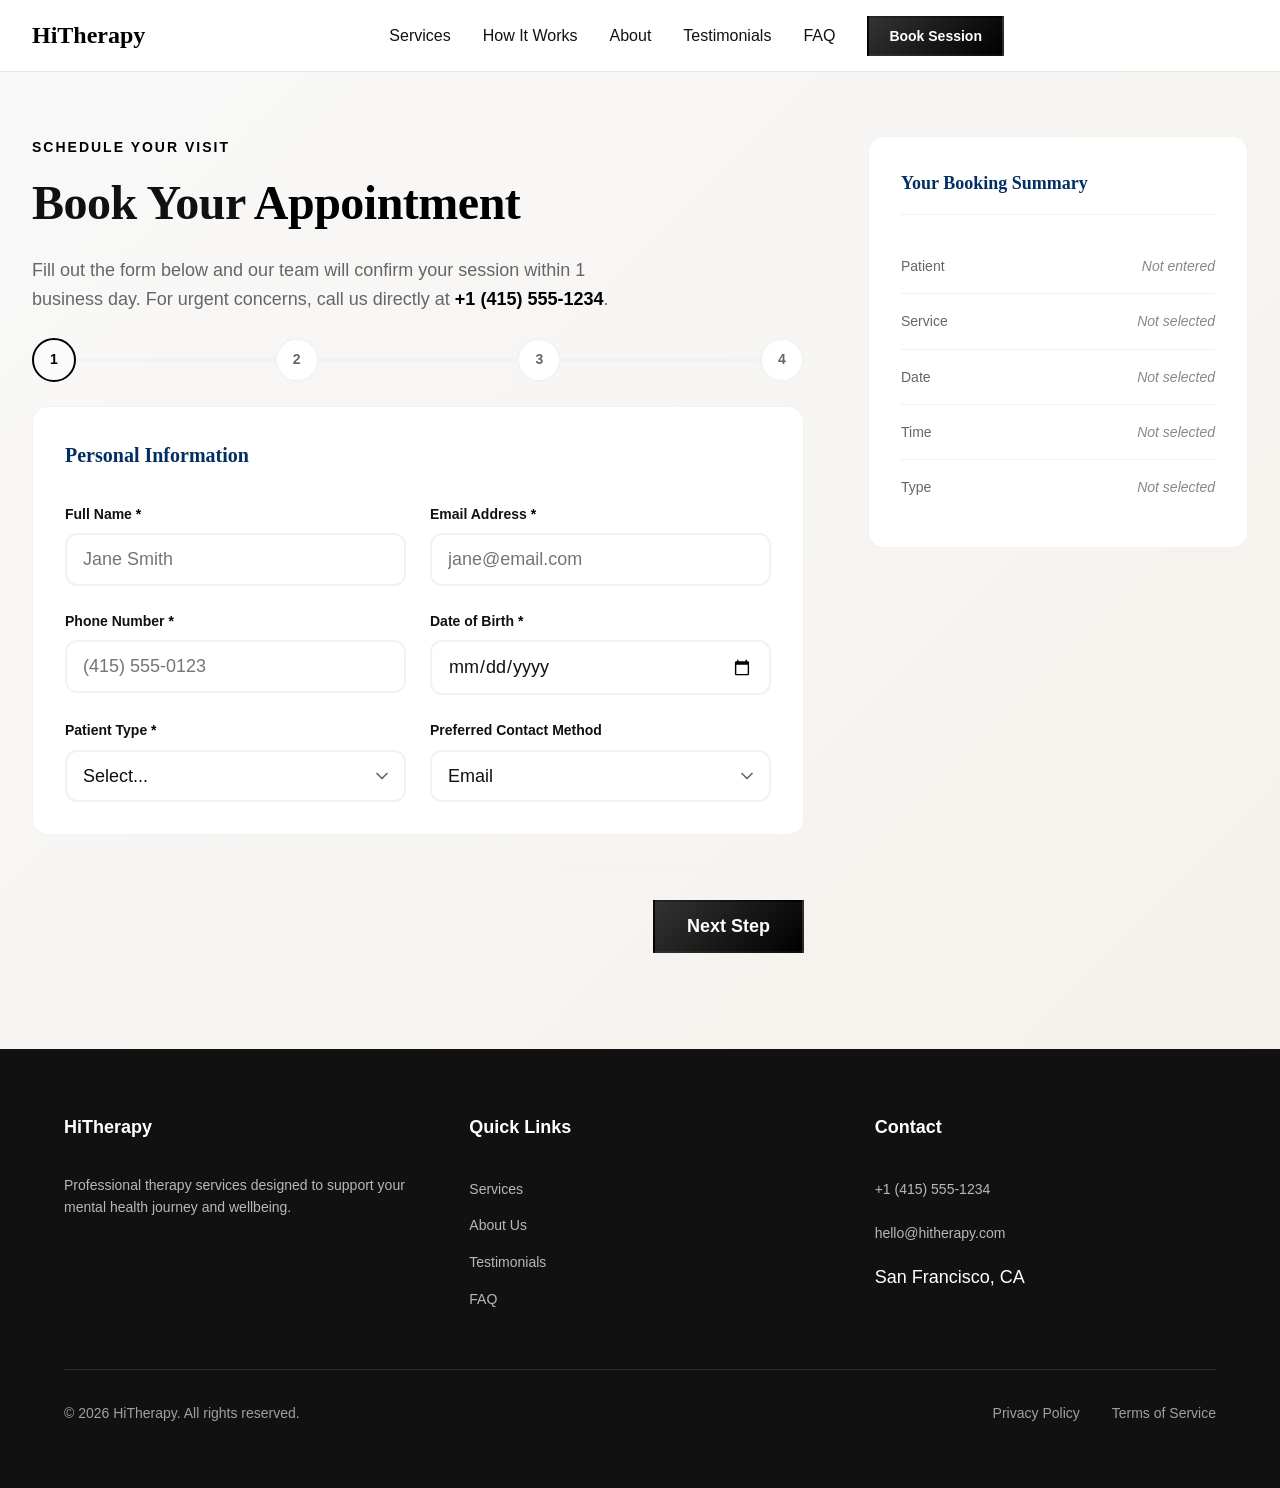
<file: book.html>
<html lang="en">

<head>
    <meta charset="UTF-8">
    <meta name="viewport" content="width=device-width, initial-scale=1.0">
    <title>Book Your Session - HiTherapy</title>
    <link
        href="https://fonts.googleapis.com/css2?family=Bricolage+Grotesque:wght@400;500;600;700;800&family=Inter:wght@400;500;600;700&display=swap"
        rel="stylesheet">
    <link rel="stylesheet" href="styles.css">
    <link rel="stylesheet" href="book.css">
</head>

<body>
    <!-- Sticky Header -->
    <header class="sticky-header">
        <div class="header-container">
            <a href="index.html" class="logo">HiTherapy</a>
            <nav class="header-nav">
                <a href="index.html#services">Services</a>
                <a href="index.html#process">How It Works</a>
                <a href="index.html#about">About</a>
                <a href="index.html#testimonials">Testimonials</a>
                <a href="index.html#faq">FAQ</a>
                <button class="btn btn-primary btn-sm">Book Session</button>
            </nav>
        </div>
    </header>

    <!-- Main Booking Section -->
    <main class="booking-page">
        <div class="container">
            <div class="booking-grid">

                <!-- LEFT: Booking Form -->
                <div class="booking-form-section">
                    <div class="page-header">
                        <div class="page-label">Schedule Your Visit</div>
                        <h1 class="h1">Book Your <em class="text-primary">Appointment</em></h1>
                        <p class="page-subtitle">Fill out the form below and our team will confirm your session within 1
                            business day. For urgent concerns, call us directly at <strong
                                style="color: var(--color-primary);">+1 (415) 555-1234</strong>.</p>
                    </div>

                    <form id="booking-form" novalidate style="position: relative;">
                        <!-- Success Overlay -->
                        <div class="success-overlay" id="success-overlay">
                            <div class="success-content">
                                <div class="success-icon">
                                    <svg width="48" height="48" viewBox="0 0 24 24" fill="none" stroke="currentColor"
                                        stroke-width="2">
                                        <rect x="3" y="4" width="18" height="18" rx="2" ry="2"></rect>
                                        <line x1="16" y1="2" x2="16" y2="6"></line>
                                        <line x1="8" y1="2" x2="8" y2="6"></line>
                                        <line x1="3" y1="10" x2="21" y2="10"></line>
                                        <path d="M9 16l2 2 4-4"></path>
                                    </svg>
                                </div>
                                <h2 class="h2" margin-bottom: 16px;">Appointment Requested!</h2>
                                <p style="font-size: 18px; line-height: 1.6; margin-bottom: 32px;">
                                    Thank you!
                                    We've received your request and will contact you within <strong>1 business
                                        day</strong>
                                    to confirm your
                                    appointment details.</p>
                                <a href="index.html" class="btn btn-primary btn-lg" style="color: white;">
                                    <svg width="18" height="18" viewBox="0 0 24 24" fill="none" stroke="currentColor"
                                        stroke-width="2" style="margin-right: 8px;">
                                        <line x1="19" y1="12" x2="5" y2="12"></line>
                                        <polyline points="12 19 5 12 12 5"></polyline>
                                    </svg>
                                    Back to Home
                                </a>
                            </div>
                        </div>
                        <div class="wizard-progress">
                            <div class="progress-track">
                                <div class="progress-fill" id="progress-fill"></div>
                            </div>
                            <div class="step-indicators">
                                <div class="step-dot active" data-step="1">1</div>
                                <div class="step-dot" data-step="2">2</div>
                                <div class="step-dot" data-step="3">3</div>
                                <div class="step-dot" data-step="4">4</div>
                            </div>
                        </div>

                        <div class="wizard-step active" data-step="1">
                            <div class="form-section">
                                <h2 class="form-section-title">Personal Information</h2>
                                <div class="form-row">
                                    <div class="form-group">
                                        <label class="form-label" for="full-name">Full Name <span
                                                class="req">*</span></label>
                                        <input type="text" id="full-name" name="full_name" class="form-input"
                                            placeholder="Jane Smith" required>
                                        <span class="form-error" id="err-name">Please enter your full name</span>
                                    </div>
                                    <div class="form-group">
                                        <label class="form-label" for="email">Email Address <span
                                                class="req">*</span></label>
                                        <input type="email" id="email" name="email" class="form-input"
                                            placeholder="jane@email.com" required>
                                        <span class="form-error" id="err-email">Please enter a valid email</span>
                                    </div>
                                </div>
                                <div class="form-row">
                                    <div class="form-group">
                                        <label class="form-label" for="phone">Phone Number <span
                                                class="req">*</span></label>
                                        <input type="tel" id="phone" name="phone" class="form-input"
                                            placeholder="(415) 555-0123" required>
                                        <span class="form-error" id="err-phone">Please enter your phone number</span>
                                    </div>
                                    <div class="form-group">
                                        <label class="form-label" for="dob">Date of Birth <span
                                                class="req">*</span></label>
                                        <input type="date" id="dob" name="dob" class="form-input" required>
                                        <span class="form-error" id="err-dob">Please enter your date of birth</span>
                                    </div>
                                </div>
                                <div class="form-row">
                                    <div class="form-group">
                                        <label class="form-label" for="patient-type">Patient Type <span
                                                class="req">*</span></label>
                                        <select id="patient-type" name="patient_type" class="form-select" required>
                                            <option value="" disabled selected>Select...</option>
                                            <option value="new">New Patient</option>
                                            <option value="existing">Existing Patient</option>
                                        </select>
                                        <span class="form-error" id="err-patient">Please select patient type</span>
                                    </div>
                                    <div class="form-group">
                                        <label class="form-label" for="preferred-contact">Preferred Contact
                                            Method</label>
                                        <select id="preferred-contact" name="preferred_contact" class="form-select">
                                            <option value="email">Email</option>
                                            <option value="phone">Phone Call</option>
                                            <option value="sms">SMS/Text</option>
                                        </select>
                                    </div>
                                </div>
                            </div>
                        </div>

                        <div class="wizard-step" data-step="2">
                            <div class="form-section">
                                <h2 class="form-section-title">Insurance & Coverage</h2>
                                <div class="form-row">
                                    <div class="form-group">
                                        <label class="form-label" for="insurance">Insurance Provider</label>
                                        <select id="insurance" name="insurance" class="form-select">
                                            <option value="" disabled selected>Select provider...</option>
                                            <option>Aetna</option>
                                            <option>Blue Cross Blue Shield</option>
                                            <option>Cigna</option>
                                            <option>Humana</option>
                                            <option>Medicare</option>
                                            <option>UnitedHealthcare</option>
                                            <option>Other</option>
                                            <option>Self-Pay / No Insurance</option>
                                        </select>
                                    </div>
                                    <div class="form-group">
                                        <label class="form-label" for="insurance-id">Member ID / Policy Number</label>
                                        <input type="text" id="insurance-id" name="insurance_id" class="form-input"
                                            placeholder="Optional">
                                    </div>
                                </div>
                            </div>
                        </div>

                        <div class="wizard-step" data-step="3">
                            <div class="form-section">
                                <h2 class="form-section-title">Service & Focus Area</h2>
                                <div class="form-group">
                                    <label class="form-label">What type of support are you looking for? <span
                                            class="req">*</span></label>
                                    <div class="service-picker" id="service-picker">
                                        <div class="svc-pill" data-svc="Individual Therapy">
                                            <svg width="16" height="16" viewBox="0 0 24 24" fill="none"
                                                stroke="currentColor" stroke-width="2">
                                                <path d="M20 21v-2a4 4 0 0 0-4-4H8a4 4 0 0 0-4 4v2"></path>
                                                <circle cx="12" cy="7" r="4"></circle>
                                            </svg>
                                            <span>Individual Therapy</span>
                                            <svg class="svc-pill-check" width="14" height="14" viewBox="0 0 24 24"
                                                fill="none" stroke="currentColor" stroke-width="3">
                                                <polyline points="20 6 9 17 4 12"></polyline>
                                            </svg>
                                        </div>
                                        <div class="svc-pill" data-svc="Couples Therapy">
                                            <svg width="16" height="16" viewBox="0 0 24 24" fill="none"
                                                stroke="currentColor" stroke-width="2">
                                                <path d="M17 21v-2a4 4 0 0 0-4-4H5a4 4 0 0 0-4 4v2"></path>
                                                <circle cx="9" cy="7" r="4"></circle>
                                                <path d="M23 21v-2a4 4 0 0 0-3-3.87"></path>
                                                <path d="M16 3.13a4 4 0 0 1 0 7.75"></path>
                                            </svg>
                                            <span>Couples Therapy</span>
                                            <svg class="svc-pill-check" width="14" height="14" viewBox="0 0 24 24"
                                                fill="none" stroke="currentColor" stroke-width="3">
                                                <polyline points="20 6 9 17 4 12"></polyline>
                                            </svg>
                                        </div>
                                        <div class="svc-pill" data-svc="Family Therapy">
                                            <svg width="16" height="16" viewBox="0 0 24 24" fill="none"
                                                stroke="currentColor" stroke-width="2">
                                                <path d="M3 9l9-7 9 7v11a2 2 0 0 1-2 2H5a2 2 0 0 1-2-2z"></path>
                                                <polyline points="9 22 9 12 15 12 15 22"></polyline>
                                            </svg>
                                            <span>Family Therapy</span>
                                            <svg class="svc-pill-check" width="14" height="14" viewBox="0 0 24 24"
                                                fill="none" stroke="currentColor" stroke-width="3">
                                                <polyline points="20 6 9 17 4 12"></polyline>
                                            </svg>
                                        </div>
                                        <div class="svc-pill" data-svc="Group Programs">
                                            <svg width="16" height="16" viewBox="0 0 24 24" fill="none"
                                                stroke="currentColor" stroke-width="2">
                                                <path d="M17 21v-2a4 4 0 0 0-4-4H5a4 4 0 0 0-4 4v2"></path>
                                                <circle cx="9" cy="7" r="4"></circle>
                                                <path d="M23 21v-2a4 4 0 0 0-3-3.87"></path>
                                                <path d="M16 3.13a4 4 0 0 1 0 7.75"></path>
                                            </svg>
                                            <span>Group Programs</span>
                                            <svg class="svc-pill-check" width="14" height="14" viewBox="0 0 24 24"
                                                fill="none" stroke="currentColor" stroke-width="3">
                                                <polyline points="20 6 9 17 4 12"></polyline>
                                            </svg>
                                        </div>
                                        <div class="svc-pill" data-svc="Telehealth">
                                            <svg width="16" height="16" viewBox="0 0 24 24" fill="none"
                                                stroke="currentColor" stroke-width="2">
                                                <polygon points="23 7 16 12 23 17 23 7"></polygon>
                                                <rect x="1" y="5" width="15" height="14" rx="2" ry="2"></rect>
                                            </svg>
                                            <span>Telehealth</span>
                                            <svg class="svc-pill-check" width="14" height="14" viewBox="0 0 24 24"
                                                fill="none" stroke="currentColor" stroke-width="3">
                                                <polyline points="20 6 9 17 4 12"></polyline>
                                            </svg>
                                        </div>
                                        <div class="svc-pill" data-svc="Assessment">
                                            <svg width="16" height="16" viewBox="0 0 24 24" fill="none"
                                                stroke="currentColor" stroke-width="2">
                                                <path d="M14 2H6a2 2 0 0 0-2 2v16a2 2 0 0 0 2 2h12a2 2 0 0 0 2-2V8z">
                                                </path>
                                                <polyline points="14 2 14 8 20 8"></polyline>
                                                <line x1="16" y1="13" x2="8" y2="13"></line>
                                                <line x1="16" y1="17" x2="8" y2="17"></line>
                                                <polyline points="10 9 9 9 8 9"></polyline>
                                            </svg>
                                            <span>Initial Assessment</span>
                                            <svg class="svc-pill-check" width="14" height="14" viewBox="0 0 24 24"
                                                fill="none" stroke="currentColor" stroke-width="3">
                                                <polyline points="20 6 9 17 4 12"></polyline>
                                            </svg>
                                        </div>
                                    </div>
                                    <span class="form-error" id="err-service">Please select at least one service</span>
                                </div>
                                <div class="form-group" style="margin-top: 24px;">
                                    <label class="form-label" for="concerns">Primary Concerns (Optional)</label>
                                    <textarea id="concerns" name="concerns" class="form-textarea" rows="4"
                                        placeholder="Briefly describe what brings you to therapy..."></textarea>
                                </div>
                            </div>
                        </div>

                        <div class="wizard-step" data-step="4">
                            <div class="form-section">
                                <h2 class="form-section-title">Preferred Date & Time</h2>
                                <div class="form-group">
                                    <label class="form-label">Select a Date <span class="req">*</span></label>
                                    <div class="date-grid" id="date-grid">
                                    </div>
                                    <span class="form-error" id="err-date">Please select a date</span>
                                </div>
                                <div class="form-group" style="margin-top: 24px;">
                                    <label class="form-label">Available Times <span class="req">*</span></label>
                                    <div class="time-grid" id="time-grid">
                                        <div class="time-slot" data-time="8:00 AM">8:00 AM</div>
                                        <div class="time-slot" data-time="9:00 AM">9:00 AM</div>
                                        <div class="time-slot busy" data-time="10:00 AM">10:00 AM</div>
                                        <div class="time-slot" data-time="11:00 AM">11:00 AM</div>
                                        <div class="time-slot" data-time="1:00 PM">1:00 PM</div>
                                        <div class="time-slot busy" data-time="2:00 PM">2:00 PM</div>
                                        <div class="time-slot" data-time="3:00 PM">3:00 PM</div>
                                        <div class="time-slot" data-time="4:00 PM">4:00 PM</div>
                                        <div class="time-slot" data-time="5:00 PM">5:00 PM</div>
                                    </div>
                                    <span class="form-error" id="err-time">Please select a time</span>
                                </div>
                            </div>

                            <div class="form-section">
                                <div class="consent-row">
                                    <div class="consent-check">
                                        <input type="checkbox" id="consent" name="consent" required>
                                        <span class="checkmark"></span>
                                    </div>
                                    <div class="consent-text">
                                        I understand that this form submits a <strong>request</strong> — not a confirmed
                                        appointment. I agree to the <a href="#">Privacy Policy</a> and <a href="#">Terms
                                            of Service</a>. <span class="req">*</span>
                                    </div>
                                </div>
                                <div class="consent-row" style="margin-top: 16px;">
                                    <div class="consent-check">
                                        <input type="checkbox" id="sms-opt" name="sms_opt">
                                        <span class="checkmark"></span>
                                    </div>
                                    <div class="consent-text">
                                        I consent to receive SMS reminders about my appointment.
                                    </div>
                                </div>
                            </div>
                        </div>

                        <div class="wizard-nav">
                            <button type="button" class="btn btn-secondary" id="btn-prev"
                                style="display: none;">Back</button>
                            <button type="button" class="btn btn-primary" id="btn-next">Next Step</button>
                            <button type="submit" class="btn btn-primary btn-submit" id="btn-submit"
                                style="display: none;">Request Appointment</button>
                        </div>
                    </form>

                </div>

                <!-- RIGHT: Sidebar Summary -->
                <aside class="booking-sidebar">
                    <div class="sidebar-card">
                        <div class="sidebar-card-title">Your Booking Summary</div>
                        <div class="summary-row">
                            <span class="summary-label">Patient</span>
                            <span class="summary-val empty" id="sum-name">Not entered</span>
                        </div>
                        <div class="summary-row">
                            <span class="summary-label">Service</span>
                            <span class="summary-val empty" id="sum-service">Not selected</span>
                        </div>
                        <div class="summary-row">
                            <span class="summary-label">Date</span>
                            <span class="summary-val empty" id="sum-date">Not selected</span>
                        </div>
                        <div class="summary-row">
                            <span class="summary-label">Time</span>
                            <span class="summary-val empty" id="sum-time">Not selected</span>
                        </div>
                        <div class="summary-row">
                            <span class="summary-label">Type</span>
                            <span class="summary-val empty" id="sum-type">Not selected</span>
                        </div>
                    </div>

                    <div class="sidebar-card" style="display: none;">
                        <div class="sidebar-card-title">Clinic Information</div>
                        <div class="contact-item">
                            <svg class="contact-icon" width="18" height="18" viewBox="0 0 24 24" fill="none"
                                stroke="currentColor" stroke-width="2">
                                <path d="M21 10c0 7-9 13-9 13s-9-6-9-13a9 9 0 0 1 18 0z"></path>
                                <circle cx="12" cy="10" r="3"></circle>
                            </svg>
                            <div>
                                <strong>Address</strong>
                                <p>123 Wellness Street, Suite 300<br>San Francisco, CA 94102</p>
                            </div>
                        </div>
                        <div class="contact-item">
                            <svg class="contact-icon" width="18" height="18" viewBox="0 0 24 24" fill="none"
                                stroke="currentColor" stroke-width="2">
                                <path
                                    d="M22 16.92v3a2 2 0 0 1-2.18 2 19.79 19.79 0 0 1-8.63-3.07 19.5 19.5 0 0 1-6-6 19.79 19.79 0 0 1-3.07-8.67A2 2 0 0 1 4.11 2h3a2 2 0 0 1 2 1.72 12.84 12.84 0 0 0 .7 2.81 2 2 0 0 1-.45 2.11L8.09 9.91a16 16 0 0 0 6 6l1.27-1.27a2 2 0 0 1 2.11-.45 12.84 12.84 0 0 0 2.81.7A2 2 0 0 1 22 16.92z">
                                </path>
                            </svg>
                            <div>
                                <strong>Phone</strong>
                                <p><a href="tel:+14155551234">+1 (415) 555-1234</a></p>
                            </div>
                        </div>
                        <div class="contact-item">
                            <svg class="contact-icon" width="18" height="18" viewBox="0 0 24 24" fill="none"
                                stroke="currentColor" stroke-width="2">
                                <circle cx="12" cy="12" r="10"></circle>
                                <polyline points="12 6 12 12 16 14"></polyline>
                            </svg>
                            <div>
                                <strong>Hours</strong>
                                <p>Mon–Fri: 8:00 AM – 7:00 PM<br>Sat: 9:00 AM – 3:00 PM</p>
                            </div>
                        </div>
                    </div>

                    <div class="sidebar-card" style="display: none;">
                        <div class="sidebar-card-title">Why Choose HiTherapy</div>
                        <div class="trust-list">
                            <div class="trust-item">
                                <div class="trust-icon">
                                    <svg width="16" height="16" viewBox="0 0 24 24" fill="none" stroke="currentColor"
                                        stroke-width="2">
                                        <path d="M12 22s8-4 8-10V5l-8-3-8 3v7c0 6 8 10 8 10z"></path>
                                    </svg>
                                </div>
                                <div>
                                    <strong>Licensed & Certified</strong>
                                    <span>State board approved therapists</span>
                                </div>
                            </div>
                            <div class="trust-item">
                                <div class="trust-icon">
                                    <svg width="16" height="16" viewBox="0 0 24 24" fill="none" stroke="currentColor"
                                        stroke-width="2">
                                        <polygon
                                            points="12 2 15.09 8.26 22 9.27 17 14.14 18.18 21.02 12 17.77 5.82 21.02 7 14.14 2 9.27 8.91 8.26 12 2">
                                        </polygon>
                                    </svg>
                                </div>
                                <div>
                                    <strong>4.9★ Average Rating</strong>
                                    <span>From 500+ verified reviews</span>
                                </div>
                            </div>
                            <div class="trust-item">
                                <div class="trust-icon">
                                    <svg width="16" height="16" viewBox="0 0 24 24" fill="none" stroke="currentColor"
                                        stroke-width="2">
                                        <polygon points="23 7 16 12 23 17 23 7"></polygon>
                                        <rect x="1" y="5" width="15" height="14" rx="2" ry="2"></rect>
                                    </svg>
                                </div>
                                <div>
                                    <strong>Flexible Options</strong>
                                    <span>In-person & virtual sessions</span>
                                </div>
                            </div>
                            <div class="trust-item">
                                <div class="trust-icon">
                                    <svg width="16" height="16" viewBox="0 0 24 24" fill="none" stroke="currentColor"
                                        stroke-width="2">
                                        <rect x="3" y="11" width="18" height="11" rx="2" ry="2"></rect>
                                        <path d="M7 11V7a5 5 0 0 1 10 0v4"></path>
                                    </svg>
                                </div>
                                <div>
                                    <strong>100% Confidential</strong>
                                    <span>HIPAA-compliant & secure</span>
                                </div>
                            </div>
                        </div>
                    </div>
                </aside>
            </div>
        </div>
    </main>



    <!-- Footer -->
    <footer class="footer" style="margin-top: 0;">
        <div class="container">
            <div class="footer-grid">
                <div class="footer-section">
                    <h4>HiTherapy</h4>
                    <p>Professional therapy services designed to support your mental health journey and wellbeing.</p>
                </div>
                <div class="footer-section">
                    <h4>Quick Links</h4>
                    <ul>
                        <li><a href="index.html#services">Services</a></li>
                        <li><a href="index.html#about">About Us</a></li>
                        <li><a href="index.html#testimonials">Testimonials</a></li>
                        <li><a href="index.html#faq">FAQ</a></li>
                    </ul>
                </div>
                <div class="footer-section">
                    <h4>Contact</h4>
                    <ul class="contact-info">
                        <li><a href="tel:+14155551234">+1 (415) 555-1234</a></li>
                        <li><a href="mailto:hello@hitherapy.com">hello@hitherapy.com</a></li>
                        <li>San Francisco, CA</li>
                    </ul>
                </div>
            </div>
            <div class="footer-bottom">
                <p>&copy; 2026 HiTherapy. All rights reserved.</p>
                <div class="footer-links">
                    <a href="#">Privacy Policy</a>
                    <a href="#">Terms of Service</a>
                </div>
            </div>
        </div>
    </footer>

    <script src="book.js"></script>
</body>

</html>
</file>
<file: styles.css>
/* ========================================
   DESIGN SYSTEM & VARIABLES
   ======================================== */

:root {
    /* Color System */
    --color-primary: #000000;
    --color-secondary: #555555;
    --color-background: #FFFFFF;
    --color-accent: #E5E5E5;
    --color-text-primary: #111111;
    --color-text-secondary: #666666;

    /* Neutral Colors */
    --color-white: #FFFFFF;
    --color-gray-light: #F2F2F2;
    --color-gray-medium: #CCCCCC;
    --color-gray-dark: #888888;

    /* Semantic Colors (Mapped to Grayscale) */
    --color-success: #333333;
    --color-warning: #777777;
    --color-error: #000000;

    /* Spacing System (8pt base) */
    --space-xs: 8px;
    --space-sm: 16px;
    --space-md: 24px;
    --space-lg: 32px;
    --space-xl: 48px;
    --space-2xl: 64px;
    --space-3xl: 96px;

    /* Typography */
    --font-heading: 'Playfair Display', serif;
    --font-body: 'Source Sans 3', sans-serif;

    /* Type Scale */
    --text-h1-size: 56px;
    --text-h1-weight: 700;
    --text-h1-line: 1.2;

    --text-h2-size: 40px;
    --text-h2-weight: 600;
    --text-h2-line: 1.3;

    --text-h3-size: 24px;
    --text-h3-weight: 600;
    --text-h3-line: 1.4;

    --text-body-size: 18px;
    --text-body-weight: 400;
    --text-body-line: 1.6;

    --text-small-size: 14px;
    --text-small-weight: 400;
    --text-small-line: 1.5;

    /* Border Radius */
    --radius-sm: 8px;
    --radius-md: 12px;
    --radius-lg: 16px;

    /* Shadows */
    --shadow-sm: none;
    --shadow-md: none;
    --shadow-lg: none;

    /* Transitions */
    --transition-fast: 150ms ease-in-out;
    --transition-base: 250ms ease-in-out;
    --transition-slow: 400ms ease-in-out;

    /* Z-index */
    --z-sticky: 100;
    --z-dropdown: 200;
    --z-modal: 300;
    --z-floating: 400;
}

/* ========================================
   GLOBAL STYLES
   ======================================== */

* {
    margin: 0;
    padding: 0;
    box-sizing: border-box;
}

html {
    scroll-behavior: smooth;
}

::selection {
    background-color: var(--color-primary);
    color: var(--color-accent);
}

body {
    font-family: var(--font-body);
    font-size: var(--text-body-size);
    font-weight: var(--text-body-weight);
    line-height: var(--text-body-line);
    color: var(--color-text-primary);
    background-color: var(--color-background);
    overflow-x: hidden;
}

a {
    color: var(--color-primary);
    text-decoration: none;
    transition: color var(--transition-base);
}

a:hover {
    color: var(--color-secondary);
}

button {
    font-family: var(--font-body);
    cursor: pointer;
    border: none;
    transition: all var(--transition-base);
}

/* ========================================
   TYPOGRAPHY
   ======================================== */

.h1 {
    font-family: var(--font-heading);
    font-size: var(--text-h1-size);
    font-weight: var(--text-h1-weight);
    line-height: var(--text-h1-line);
    color: var(--color-text-primary);
    letter-spacing: -0.5px;
}

.h2 {
    font-family: var(--font-heading);
    font-size: var(--text-h2-size);
    font-weight: var(--text-h2-weight);
    line-height: var(--text-h2-line);
    color: var(--color-text-primary);
    letter-spacing: -0.3px;
}

.h3 {
    font-family: var(--font-heading);
    font-size: var(--text-h3-size);
    font-weight: var(--text-h3-weight);
    line-height: var(--text-h3-line);
    color: var(--color-text-primary);
}

.body-text {
    font-size: var(--text-body-size);
    line-height: var(--text-body-line);
    color: var(--color-text-secondary);
}

.small-text {
    font-size: var(--text-small-size);
    line-height: var(--text-small-line);
    color: var(--color-text-secondary);
}

/* ========================================
   LAYOUT & CONTAINER
   ======================================== */

.container {
    max-width: 1440px;
    margin: 0 auto;
    padding: 0 var(--space-lg);
}

/* 12-column Grid System */
.grid-12 {
    display: grid;
    grid-template-columns: repeat(12, 1fr);
    gap: var(--space-md);
}

/* ========================================
   BUTTONS
   ======================================== */

.btn {
    display: inline-flex;
    align-items: center;
    justify-content: center;
    padding: 14px 32px;
    font-size: var(--text-body-size);
    font-weight: 600;
    border-radius: 0;
    cursor: pointer;
    border: 2px solid transparent;
    transition: all var(--transition-base);
    text-align: center;
    white-space: nowrap;
}

.btn-primary {
    background: linear-gradient(135deg, #333333 0%, #000000 100%);
    color: white;
    box-shadow: none;
}

.btn-primary:hover {
    transform: translateY(-2px);
    box-shadow: none;
}

.btn-primary:active {
    transform: translateY(0);
}

.btn-secondary {
    background: white;
    color: var(--color-primary);
    border: 2px solid var(--color-primary);
}

.btn-secondary:hover {
    background: var(--color-background);
}

.btn-outline {
    background: transparent;
    color: var(--color-primary);
    border: 2px solid var(--color-primary);
}

.btn-outline:hover {
    background: var(--color-background);
}

.btn-sm {
    padding: 10px 20px;
    font-size: var(--text-small-size);
}

.btn-lg {
    padding: 18px 48px;
    font-size: 18px;
}

.btn-block {
    width: 100%;
}

.btn:disabled {
    opacity: 0.6;
    cursor: not-allowed;
}

/* ========================================
   STICKY HEADER
   ======================================== */

.sticky-header {
    position: fixed;
    top: 0;
    left: 0;
    right: 0;
    height: 72px;
    background: rgba(255, 255, 255, 0.95);
    backdrop-filter: blur(10px);
    border-bottom: 1px solid rgba(26, 26, 26, 0.1);
    z-index: var(--z-sticky);
    box-shadow: none;
}

.header-container {
    display: flex;
    justify-content: space-between;
    align-items: center;
    height: 100%;
    max-width: 1440px;
    margin: 0 auto;
    padding: 0 var(--space-lg);
}

.logo {
    font-family: var(--font-heading);
    font-size: 24px;
    font-weight: 700;
    color: var(--color-primary);
}

.header-nav {
    display: flex;
    gap: var(--space-lg);
    align-items: center;
    justify-content: center;
    flex: 1;
}

.header-nav a {
    color: var(--color-text-primary);
    font-size: 16px;
    font-weight: 500;
    transition: color var(--transition-base);
}

.header-nav a:hover {
    color: var(--color-primary);
}

/* ========================================
   HERO SECTION
   ======================================== */

.hero {
    padding-top: calc(72px + var(--space-3xl));
    padding-bottom: var(--space-3xl);
    background: linear-gradient(135deg, #F9F9F9 0%, #E5E5E5 100%);
    overflow: hidden;
}

.hero-grid {
    display: grid;
    grid-template-columns: 1fr 1.3fr;
    gap: var(--space-xl);
    align-items: center;
}

.hero-content {
    display: flex;
    flex-direction: column;
    gap: var(--space-sm);
}

.hero-label {
    font-size: var(--text-small-size);
    font-weight: 600;
    color: var(--color-primary);
    letter-spacing: 2px;
    text-transform: uppercase;
}

.hero-content .h1 {
    font-size: 64px;
    line-height: 1.15;
}

.hero-subtitle {
    font-size: var(--text-body-size);
    line-height: var(--text-body-line);
    color: var(--color-text-secondary);

}

.btn-hero-cta {
    align-self: flex-start;
    margin-top: var(--space-md);
}

.hero-trust {
    font-size: var(--text-small-size);
    color: var(--color-text-secondary);
    letter-spacing: 1px;
}

.hero-image {
    display: flex;
    justify-content: center;
    align-items: flex-start;
    position: relative;
}

.placeholder-image {
    width: 100%;
    max-width: 500px;
    aspect-ratio: 1 / 1.1;
    background: linear-gradient(135deg, rgba(0, 0, 0, 0.05), rgba(0, 0, 0, 0.1));
    border-radius: 32px;
    display: block;
    overflow: hidden;
    box-shadow: none;
    object-fit: cover;
}

.hero-placeholder {
    max-width: 600px;
}

.hero-cta-badge {
    position: absolute;
    bottom: -20px;
    right: 20px;
    background: linear-gradient(135deg, var(--color-primary), #333333);
    color: white;
    padding: 18px 28px;
    border-radius: 50px;
    display: flex;
    align-items: center;
    gap: var(--space-md);
    box-shadow: none;
    font-weight: 600;
    font-size: var(--text-small-size);
    line-height: 1.4;
}

.cta-badge-icon {
    font-size: 24px;
    display: flex;
    align-items: center;
    justify-content: center;
    min-width: 28px;
}

.cta-badge-text {
    font-size: var(--text-small-size);
    font-weight: 600;
}

.placeholder-image svg {
    width: 100%;
    height: 100%;
}

/* awards */
/* ── Awards Section ── */
.awards-section {
    padding: var(--space-3xl) 0;
    background: var(--color-background);
}

.awards-swiper-wrapper {
    position: relative;
    margin-top: var(--space-2xl);
}

/* Swiper overflow reveal with side fade */
.awardsSwiper {
    padding: var(--space-xs) var(--space-sm) var(--space-lg) !important;
    overflow: hidden !important;
}

.awardsSwiper::before,
.awardsSwiper::after {
    content: '';
    position: absolute;
    top: 0;
    bottom: var(--space-lg);
    width: 60px;
    z-index: 2;
    pointer-events: none;
}

.awardsSwiper::before {
    left: 0;
    background: linear-gradient(to right, var(--color-background), transparent);
}

.awardsSwiper::after {
    right: 0;
    background: linear-gradient(to left, var(--color-background), transparent);
}

/* Card */
.award-card {
    border: 0.5px solid var(--color-accent);
    border-radius: var(--radius-md);
    overflow: hidden;
    background: var(--color-background);
    transition: border-color var(--transition-base), transform var(--transition-base);
    cursor: pointer;
}

.award-card:hover {
    border-color: var(--color-secondary);
    transform: translateY(-4px);
}

/* ========================================
   CENTERED AWARDS LAYOUT
   ======================================== */

.awards-centered-container {
    display: flex;
    justify-content: center;
    gap: var(--space-xl);
    flex-wrap: wrap;
    max-width: 1000px;
    margin: 0 auto;
}

.awards-centered-container .award-card {
    width: 100%;
    max-width: 400px;
    /* Prevents them from stretching too wide */
    flex: 1 1 350px;
    /* Allows them to stack on mobile */
}

/* Image area */
.award-img-wrap {
    position: relative;
    width: 100%;
    aspect-ratio: 4 / 3;
    overflow: hidden;
    background: var(--color-gray-light);
}

.award-img-wrap img {
    width: 100%;
    height: 100%;
    object-fit: contain;
    display: block;
    transition: transform var(--transition-slow);
    filter: grayscale(20%);
}

.award-card:hover .award-img-wrap img {
    transform: scale(1.03);
    filter: grayscale(0%);
}

/* Small badge icon top-right */
.award-overlay {
    position: absolute;
    top: 12px;
    right: 12px;
    width: 32px;
    height: 32px;
    background: var(--color-background);
    border: 0.5px solid var(--color-accent);
    border-radius: var(--radius-sm);
    display: flex;
    align-items: center;
    justify-content: center;
}

.award-overlay svg {
    width: 16px;
    height: 16px;
    color: var(--color-primary);
}

/* Caption */
.award-caption {
    padding: var(--space-sm) var(--space-md);
    display: flex;
    flex-direction: column;
    gap: 6px;
    border-top: 0.5px solid var(--color-accent);
}

.award-year {
    font-family: var(--font-body);
    font-size: var(--text-small-size);
    font-weight: var(--text-small-weight);
    letter-spacing: 0.1em;
    text-transform: uppercase;
    color: var(--color-text-secondary);
}

.award-title {
    font-family: var(--font-heading);
    font-size: 18px;
    font-weight: 600;
    line-height: 1.35;
    color: var(--color-text-primary);
    margin: 0;
}

.award-issuer {
    font-family: var(--font-body);
    font-size: var(--text-small-size);
    color: var(--color-text-secondary);
    padding-top: 6px;
    border-top: 0.5px solid var(--color-accent);
}

/* Navigation row */
.awards-nav {
    display: flex;
    align-items: center;
    justify-content: center;
    gap: var(--space-md);
    margin-top: var(--space-md);
}

.awards-btn {
    width: 40px;
    height: 40px;
    border: 0.5px solid var(--color-accent);
    border-radius: var(--radius-sm);
    background: var(--color-background);
    display: flex;
    align-items: center;
    justify-content: center;
    cursor: pointer;
    transition: border-color var(--transition-fast), background var(--transition-fast);
    flex-shrink: 0;
}

.awards-btn:hover {
    border-color: var(--color-secondary);
    background: var(--color-gray-light);
}

.awards-btn svg {
    width: 16px;
    height: 16px;
    color: var(--color-primary);
}

/* Swiper pagination dots override */
.awards-pagination {
    position: static !important;
    display: flex;
    align-items: center;
    gap: 8px;
}

.awards-pagination .swiper-pagination-bullet {
    width: 6px;
    height: 6px;
    background: var(--color-gray-medium);
    opacity: 1;
    margin: 0 !important;
    transition: width var(--transition-base), background var(--transition-base), border-radius var(--transition-base);
}

.awards-pagination .swiper-pagination-bullet-active {
    width: 20px;
    border-radius: 3px;
    background: var(--color-primary);
}

/* Responsive slides per view */
@media (max-width: 600px) {

    .awardsSwiper::before,
    .awardsSwiper::after {
        width: 32px;
    }

    .award-caption {
        padding: var(--space-sm);
    }

    .award-title {
        font-size: 16px;
    }
}

/* ========================================
   TRUST BAR
   ======================================== */

.trust-bar {
    background: var(--color-white);
    padding: var(--space-xl) var(--space-lg);
    border-top: 1px solid var(--color-gray-light);
    border-bottom: 1px solid var(--color-gray-light);
}

.trust-grid {
    display: grid;
    grid-template-columns: repeat(4, 1fr);
    gap: var(--space-md);
    max-width: 1440px;
    margin: 0 auto;
}

.trust-item {
    text-align: center;
}

.trust-number {
    font-family: var(--font-heading);
    font-size: 36px;
    font-weight: 700;
    color: var(--color-primary);
    margin-bottom: var(--space-xs);
}

.trust-text {
    font-size: var(--text-small-size);
    color: var(--color-text-secondary);
    font-weight: 500;
}

/* ========================================
   PAIN POINT SECTION
   ======================================== */

.pain-point {
    padding: var(--space-3xl) 0;
}

.pain-point-grid {
    display: grid;
    grid-template-columns: 1fr 1fr;
    gap: var(--space-2xl);
    align-items: center;
}

.pain-point-content {
    display: flex;
    flex-direction: column;
    gap: var(--space-md);
}

.pain-point-image {
    display: flex;
    justify-content: center;
}

.pain-point-image .placeholder-image {
    max-width: 450px;
}

/* ========================================
   SECTION HEADERS
   ======================================== */

.section-header {
    text-align: center;
    margin-bottom: var(--space-2xl);
}

.section-header .h2 {
    margin-bottom: var(--space-md);
}

.section-subtitle {
    font-size: var(--text-body-size);
    color: var(--color-text-secondary);
    max-width: 600px;
    margin: 0 auto;
}

/* ========================================
   SECTION STYLES
   ======================================== */

.how-helps,
.services,
.process,
.pricing,
.faq,
.testimonials {
    padding: var(--space-3xl) var(--space-lg);
}

.services {
    background: var(--color-white);
}

.process {
    background: linear-gradient(135deg, #F9F9F9 0%, #E5E5E5 100%);
}

.faq {
    background: var(--color-white);
}

.testimonials {
    background: linear-gradient(135deg, #F9F9F9 0%, #E5E5E5 100%);
}

.pricing {
    background: var(--color-white);
}

/* ========================================
   CARDS & GRID LAYOUTS
   ======================================== */

.cards-grid {
    display: grid;
    gap: var(--space-md);
}

.cards-grid-3 {
    grid-template-columns: repeat(auto-fit, minmax(320px, 1fr));
}

.cards-grid-4 {
    grid-template-columns: repeat(auto-fit, minmax(260px, 1fr));
}

.card {
    background: var(--color-white);
    border-radius: var(--radius-lg);
    padding: var(--space-lg);
    box-shadow: none;
    transition: all var(--transition-base);
    border: 1px solid rgba(26, 26, 26, 0.05);
}

.card:hover {
    box-shadow: none;
    transform: translateY(-4px);
}

.card-icon {
    width: 80px;
    height: 80px;
    margin-bottom: var(--space-md);
    display: flex;
    align-items: center;
    justify-content: center;
}

.card-icon svg {
    width: 100%;
    height: 100%;
}

.card h3 {
    margin-bottom: var(--space-sm);
}

.card-text {
    font-size: var(--text-body-size);
    line-height: var(--text-body-line);
    color: var(--color-text-secondary);
}

/* ========================================
   SERVICE CARDS
   ======================================== */

.service-card {
    background: var(--color-white);
    /* border-radius: var(--radius-lg); */
    padding: var(--space-lg);
    border: 2px solid var(--color-gray-light);
    transition: all var(--transition-base);
    position: relative;
    display: flex;
    flex-direction: column;
}

.service-card:hover {
    border-color: var(--color-primary);
    box-shadow: none;
}

.service-badge {
    position: absolute;
    top: var(--space-md);
    right: var(--space-md);
    background: linear-gradient(135deg, var(--color-primary), #333333);
    color: white;
    padding: 6px 12px;
    border-radius: var(--radius-sm);
    font-size: var(--text-small-size);
    font-weight: 600;
}

.service-card h3 {
    margin: var(--space-md) 0 var(--space-sm);
}

.service-details {
    display: flex;
    flex-direction: column;
    gap: var(--space-xs);
    margin: var(--space-md) 0;
    flex-grow: 1;
}

.detail-item {
    font-size: var(--text-small-size);
    color: var(--color-text-secondary);
    display: flex;
    align-items: center;
    gap: 8px;
}

.detail-item::before {
    content: '●';
    color: var(--color-primary);
    font-size: 8px;
    line-height: 1;
}

.service-card .btn {
    margin-top: auto;
}

.service-card-featured {
    border-color: var(--color-primary);
    background: linear-gradient(135deg, rgba(0, 0, 0, 0.03), rgba(0, 0, 0, 0.06));
    transform: scale(1.02);
}

/* ========================================
   ABOUT THERAPIST SECTION
   ======================================== */

.about-therapist {
    padding: var(--space-3xl) var(--space-lg);
    background: var(--color-white);
}

.about-grid {
    display: grid;
    grid-template-columns: 1fr 1fr;
    gap: var(--space-2xl);
    align-items: center;
}

.about-image {
    display: flex;
    justify-content: center;
}

.about-placeholder {
    max-width: 600px;
}

.about-content {
    display: flex;
    flex-direction: column;
    gap: var(--space-md);
}

.therapist-meta {
    display: flex;
    gap: var(--space-sm);
    flex-wrap: wrap;
    margin: var(--space-md) 0;
}

.badge {
    display: inline-block;
    background: var(--color-background);
    color: var(--color-primary);
    padding: 8px 16px;
    border-radius: var(--radius-sm);
    font-size: var(--text-small-size);
    font-weight: 600;
}

.therapist-credentials {
    display: grid;
    grid-template-columns: 1fr 1fr;
    gap: var(--space-md);
    margin: var(--space-lg) 0;
    padding: var(--space-lg);
    background: linear-gradient(135deg, rgba(0, 0, 0, 0.03), rgba(0, 0, 0, 0.06));
    border-radius: var(--radius-lg);
}

.credential {
    display: flex;
    flex-direction: column;
    gap: var(--space-xs);
}

.credential strong {
    color: var(--color-primary);
    font-weight: 600;
}

.credential p {
    font-size: var(--text-small-size);
    color: var(--color-text-secondary);
}

/* ========================================
   HERO TRUST MICROCOPY
   ======================================== */

.hero-trust {
    font-size: var(--text-small-size);
    color: var(--color-text-secondary);
    letter-spacing: 1px;

}

/* ========================================
   SPECIALIZATIONS SECTION
   ======================================== */

.specializations {
    padding: var(--space-3xl) var(--space-lg);
    background: linear-gradient(135deg, #F9F9F9 0%, #E5E5E5 100%);
}

.specializations .section-header {
    margin-bottom: var(--space-2xl);
}

.specializations-grid {
    display: flex;
    flex-wrap: wrap;
    gap: var(--space-md);
    justify-content: center;
    max-width: 900px;
    margin: 0 auto;
}

.specialization-tag {
    background: var(--color-white);
    color: var(--color-primary);
    padding: 12px 24px;
    border-radius: 24px;
    font-size: var(--text-body-size);
    font-weight: 500;
    border: 2px solid transparent;
    box-shadow: none;
    transition: all var(--transition-base);
    cursor: pointer;
}

.specialization-tag:hover {
    border-color: var(--color-primary);
    background: var(--color-background);
    transform: translateY(-2px);
    box-shadow: none;
}

/* ========================================
   PROCESS SECTION
   ======================================== */

.process-section {
    background: #F2F2F2;
    padding: 80px 20px;
}

.process-section h2 {
    font-size: 2rem;
    font-weight: 700;
    color: var(--color-text-primary);
    margin-bottom: 12px;
}

.process-section .subtitle {
    color: var(--color-text-secondary);
    font-size: 1rem;
}

.steps-wrapper {
    display: flex;
    justify-content: center;
    gap: 48px;
    flex-wrap: wrap;
    margin-top: 40px;
}

.step {
    display: flex;
    flex-direction: column;
    align-items: center;
    text-align: center;
    max-width: 260px;
}

.step-number {
    font-size: 3rem;
    font-weight: 700;
    color: #CCCCCC;
    line-height: 1;
    margin-bottom: 20px;
}

.step-icon-circle {
    width: 100px;
    height: 100px;
    border-radius: 50%;
    display: flex;
    align-items: center;
    justify-content: center;
    margin-bottom: 24px;
}

.step-title {
    font-size: 1.05rem;
    font-weight: 700;
    color: var(--color-text-primary);
    margin-bottom: 12px;
}

.step-desc {
    font-size: 0.9rem;
    color: var(--color-text-secondary);
    line-height: 1.7;
}

@media (max-width: 768px) {
    .steps-wrapper {
        flex-direction: column;
        align-items: center;
        gap: 40px;
    }
}

/* ========================================
   TESTIMONIALS SECTION
   ======================================== */

.testimonials-slider {
    display: grid;
    grid-template-columns: repeat(auto-fit, minmax(320px, 1fr));
    gap: var(--space-md);
    margin-bottom: var(--space-lg);
}

.testimonial-card {
    background: var(--color-white);
    border-radius: var(--radius-lg);
    padding: var(--space-lg);
    box-shadow: none;
    border: 1px solid rgba(26, 26, 26, 0.05);
    transition: all var(--transition-base);
}

.testimonial-card:hover {
    box-shadow: none;
}

.testimonial-stars {
    color: #ffae00;
    font-size: 24px;
    margin-bottom: var(--space-sm);
    letter-spacing: 2px;
}

.testimonial-text {
    font-size: var(--text-body-size);
    line-height: var(--text-body-line);
    color: var(--color-text-primary);
    font-style: italic;
    margin-bottom: var(--space-md);
}

/* ========================================
   SERVICES SWIPER STYLES
   ======================================== */
.servicesSwiper {
    padding-bottom: 60px;
    /* Room for the dots so they don't overlap the buttons */
}

.servicesSwiper .swiper-slide {
    height: auto;
    /* Forces all slides in a row to match the tallest one */
}

.servicesSwiper .service-card {
    height: 100%;
    /* Makes the card fill the slide perfectly */
}

/* Kill the default Swiper Blue */
.swiper-pagination-bullet-active {
    background-color: var(--color-primary) !important;
}

.testimonial-author {
    display: flex;
    gap: var(--space-sm);
    align-items: flex-start;
}

.author-avatar {
    width: 48px;
    height: 48px;
    border-radius: 50%;
    flex-shrink: 0;
    overflow: hidden;
    object-fit: cover;
    display: block;
}

.author-avatar svg {
    width: 100%;
    height: 100%;
}

.author-name {
    font-weight: 600;
    color: var(--color-text-primary);
    font-size: var(--text-small-size);
}

.author-role {
    font-size: 12px;
    color: var(--color-text-secondary);
}

.slider-controls {
    display: flex;
    justify-content: center;
    gap: var(--space-sm);
}

.slider-btn {
    width: 48px;
    height: 48px;
    border-radius: 50%;
    background: var(--color-background);
    border: 2px solid var(--color-gray-light);
    color: var(--color-text-primary);
    font-size: 24px;
    transition: all var(--transition-base);
    display: flex;
    align-items: center;
    justify-content: center;
}

.slider-btn:hover {
    background: var(--color-primary);
    color: white;
    border-color: var(--color-primary);
}

/* ========================================
   PRICING SECTION
   ======================================== */

.pricing-card {
    background: var(--color-white);
    border-radius: var(--radius-lg);
    padding: var(--space-lg);
    border: 2px solid var(--color-gray-light);
    display: flex;
    flex-direction: column;
    transition: all var(--transition-base);
}

.pricing-card:hover {
    border-color: var(--color-primary);
    box-shadow: none;
}

.pricing-card-featured {
    border-color: var(--color-primary);
    background: linear-gradient(135deg, rgba(0, 0, 0, 0.03), rgba(0, 0, 0, 0.06));
    transform: scale(1.02);
}

.featured-badge {
    display: inline-block;
    background: linear-gradient(135deg, var(--color-primary), #333333);
    color: white;
    padding: 8px 16px;
    border-radius: var(--radius-sm);
    font-size: var(--text-small-size);
    font-weight: 600;
    width: fit-content;
    margin-bottom: var(--space-sm);
}

.price {
    margin: var(--space-lg) 0;
    display: flex;
    align-items: baseline;
    gap: var(--space-xs);
}

.currency {
    font-size: var(--text-body-size);
    color: var(--color-text-secondary);
}

.amount {
    font-family: var(--font-heading);
    font-size: 48px;
    font-weight: 700;
    color: var(--color-primary);
}

.period {
    font-size: var(--text-small-size);
    color: var(--color-text-secondary);
}

.package-save {
    font-size: var(--text-small-size);
    color: var(--color-success);
    font-weight: 600;
}

.pricing-features {
    list-style: none;
    flex: 1;
    margin: var(--space-lg) 0;
}

.pricing-features li {
    padding: var(--space-xs) 0;
    font-size: var(--text-body-size);
    line-height: var(--text-body-line);
    color: var(--color-text-secondary);
    display: flex;
    align-items: center;
    gap: var(--space-sm);
}

.pricing-features li::before {
    content: '✓';
    color: var(--color-success);
    font-weight: bold;
    flex-shrink: 0;
}

.pricing-card .btn {
    margin-top: auto;
}

/* ========================================
   FAQ SECTION
   ======================================== */

.faq-container {
    max-width: 800px;
    margin: 0 auto;
}

.faq-item {
    border-bottom: 1px solid var(--color-gray-light);
    padding: var(--space-lg) 0;
}

.faq-item:first-child {
    border-top: 1px solid var(--color-gray-light);
}

.faq-question {
    display: flex;
    justify-content: space-between;
    align-items: center;
    width: 100%;
    padding: 0;
    background: transparent;
    font-size: var(--text-body-size);
    font-weight: 600;
    color: var(--color-text-primary);
    text-align: left;
    transition: color var(--transition-base);
}

.faq-question:hover {
    color: var(--color-primary);
}

.faq-icon {
    display: inline-flex;
    align-items: center;
    justify-content: center;
    width: 24px;
    height: 24px;
    transition: transform var(--transition-base);
    color: var(--color-primary);
}

.faq-item.active .faq-icon {
    transform: rotate(45deg);
}

.faq-answer {
    max-height: 0;
    overflow: hidden;
    transition: max-height var(--transition-base);
}

.faq-item.active .faq-answer {
    max-height: 500px;
}

.faq-answer p {
    padding-top: var(--space-md);
    font-size: var(--text-body-size);
    line-height: var(--text-body-line);
    color: var(--color-text-secondary);
}

/* ========================================
   FINAL CTA SECTION
   ======================================== */

.final-cta {
    background: linear-gradient(135deg, #333333 0%, #000000 100%);
    padding: var(--space-3xl) var(--space-lg);
}

.cta-content {
    max-width: 800px;
    margin: 0 auto;
    text-align: center;
    display: flex;
    flex-direction: column;
    gap: var(--space-lg);
}

.final-cta .h2 {
    color: white;
}

.cta-subtitle {
    font-size: var(--text-body-size);
    line-height: var(--text-body-line);
    color: rgba(255, 255, 255, 0.9);
}

.cta-buttons {
    display: flex;
    gap: var(--space-md);
    justify-content: center;
    flex-wrap: wrap;
}

.cta-buttons .btn {
    min-width: 200px;
}

/* ========================================
   FOOTER
   ======================================== */

.footer {
    background: var(--color-text-primary);
    color: white;
    padding: var(--space-2xl) var(--space-lg);
}

.footer-grid {
    display: grid;
    grid-template-columns: repeat(auto-fit, minmax(250px, 1fr));
    gap: var(--space-2xl);
    margin-bottom: var(--space-xl);
    max-width: 1440px;
    margin-left: auto;
    margin-right: auto;
}

.footer-section {
    display: flex;
    flex-direction: column;
    gap: var(--space-sm);
}

.footer-section h4 {
    font-size: var(--text-body-size);
    font-weight: 600;
    margin-bottom: var(--space-sm);
    color: white;
}

.footer-section p {
    font-size: var(--text-small-size);
    color: rgba(255, 255, 255, 0.7);
    line-height: var(--text-body-line);
}

.footer-section ul {
    list-style: none;
}

.footer-section li {
    margin-bottom: var(--space-xs);
}

.footer-section a {
    color: rgba(255, 255, 255, 0.7);
    transition: color var(--transition-base);
    font-size: var(--text-small-size);
}

.footer-section a:hover {
    color: white;
}

.social-icons {
    display: flex;
    gap: var(--space-sm);
    font-weight: 600;
}

.social-icons a {
    display: inline-flex;
    align-items: center;
    justify-content: center;
    width: 36px;
    height: 36px;
    background: rgba(255, 255, 255, 0.1);
    border-radius: 50%;
    transition: all var(--transition-base);
}

.social-icons a:hover {
    background: var(--color-primary);
    transform: translateY(-2px);
}

.contact-info {
    display: flex;
    flex-direction: column;
    gap: var(--space-xs);
}

.footer-bottom {
    border-top: 1px solid rgba(255, 255, 255, 0.1);
    padding-top: var(--space-lg);
    display: flex;
    justify-content: space-between;
    align-items: center;
    flex-wrap: wrap;
    gap: var(--space-lg);
    max-width: 1440px;
    margin: 0 auto;
    font-size: var(--text-small-size);
}

.footer-bottom p {
    color: rgba(255, 255, 255, 0.6);
}

.footer-links {
    display: flex;
    gap: var(--space-lg);
}

.footer-links a {
    color: rgba(255, 255, 255, 0.6);
}

/* ========================================
   WHATSAPP FLOATING BUTTON
   ======================================== */

.whatsapp-button {
    position: fixed;
    bottom: var(--space-lg);
    right: var(--space-lg);
    width: 60px;
    height: 60px;
    background: green;
    border-radius: 50%;
    display: flex;
    align-items: center;
    justify-content: center;
    z-index: var(--z-floating);
    box-shadow: none;
    transition: all var(--transition-base);
    color: white;
}

.whatsapp-button:hover {
    color: var(--color-accent) !important;
}

.whatsapp-button svg {
    width: 28px;
    height: 28px;
}

/* ========================================
   RESPONSIVE DESIGN
   ======================================== */

@media (max-width: 1200px) {
    .container {
        padding: 0 var(--space-md);
    }

    .hero-grid,
    .about-grid,
    .pain-point-grid {
        grid-template-columns: 1fr;
        gap: var(--space-2xl);
    }

    .h1 {
        font-size: 44px;
    }

    .h2 {
        font-size: 32px;
    }

    .process-grid {
        grid-template-columns: 1fr;
    }

    .trust-grid {
        grid-template-columns: repeat(2, 1fr);
    }
}

@media (max-width: 768px) {
    :root {
        --text-h1-size: 36px;
        --text-h2-size: 28px;
        --text-h3-size: 20px;
        --text-body-size: 16px;
    }

    .sticky-header {
        height: 64px;
    }

    .header-container {
        padding: 0 var(--space-sm);
    }

    .header-nav {
        gap: var(--space-sm);
        display: none;
    }

    .header-nav.active {
        display: flex;
        position: absolute;
        top: 64px;
        left: 0;
        right: 0;
        flex-direction: column;
        background: white;
        padding: var(--space-md);
        box-shadow: none;
    }

    .hero {
        padding-top: calc(64px + var(--space-xl));
        padding-bottom: var(--space-xl);
    }

    .hero-grid {
        grid-template-columns: 1fr;
        gap: var(--space-xl);
    }

    .hero-content .h1 {
        font-size: 44px;
    }

    .placeholder-image {
        max-width: 100%;
    }

    .hero-cta-badge {
        position: static;
        margin-top: var(--space-md);
        width: fit-content;
    }

    .container {
        padding: 0 var(--space-sm);
    }

    .section-header {
        margin-bottom: var(--space-lg);
    }

    .how-helps,
    .services,
    .process,
    .pricing,
    .faq,
    .testimonials {
        padding: var(--space-xl) var(--space-sm);
    }

    .cards-grid-3,
    .cards-grid-4 {
        grid-template-columns: 1fr;
    }

    .trust-grid {
        grid-template-columns: 1fr 1fr;
    }

    .service-card-featured {
        transform: scale(1);
    }

    .therapist-credentials {
        grid-template-columns: 1fr;
    }

    .specializations {
        padding: var(--space-xl) var(--space-sm);
    }

    .specializations-grid {
        gap: var(--space-sm);
    }

    .specialization-tag {
        padding: 10px 16px;
        font-size: var(--text-small-size);
    }

    .testimonials-slider {
        grid-template-columns: 1fr;
    }

    .cta-buttons {
        flex-direction: column;
    }

    .cta-buttons .btn {
        width: 100%;
    }

    .final-cta {
        padding: var(--space-xl) var(--space-sm);
    }

    .footer-bottom {
        flex-direction: column;
        text-align: center;
    }

    .footer-links {
        flex-direction: column;
        gap: var(--space-sm);
    }

    .whatsapp-button {
        width: 56px;
        height: 56px;
        bottom: var(--space-sm);
        right: var(--space-sm);
    }

    .whatsapp-button svg {
        width: 24px;
        height: 24px;
    }
}

@media (max-width: 480px) {
    :root {
        --text-h1-size: 28px;
        --text-h2-size: 22px;
        --text-h3-size: 18px;
        --text-body-size: 15px;
        --space-lg: 24px;
        --space-xl: 32px;
    }

    .container {
        padding: 0 var(--space-xs);
    }

    .logo {
        font-size: 18px;
    }

    .btn {
        padding: 12px 24px;
        font-size: 14px;
    }

    .btn-lg {
        padding: 14px 28px;
    }

    .hero {
        padding-top: calc(64px + var(--space-lg));
        padding-bottom: var(--space-lg);
    }

    .hero-subtitle {
        font-size: var(--text-small-size);
    }

    .trust-number {
        font-size: 28px;
    }

    .trust-grid {
        gap: var(--space-md);
    }

    .price .amount {
        font-size: 36px;
    }

    .process-step {
        gap: var(--space-md);
    }

    .step-icon {
        width: 80px;
        height: 80px;
    }

    .step-number {
        font-size: 32px;
    }

    .faq-container {
        max-width: 100%;
    }

    .section-subtitle {
        font-size: var(--text-small-size);
    }
}

/* ========================================
   ANIMATIONS
   ======================================== */

@keyframes fadeIn {
    from {
        opacity: 0;
        transform: translateY(20px);
    }

    to {
        opacity: 1;
        transform: translateY(0);
    }
}

@keyframes slideInRight {
    from {
        opacity: 0;
        transform: translateX(40px);
    }

    to {
        opacity: 1;
        transform: translateX(0);
    }
}

.fade-in {
    animation: fadeIn var(--transition-base) ease-out;
}

.slide-in-right {
    animation: slideInRight var(--transition-base) ease-out;
}

/* ========================================
   UTILITY CLASSES
   ======================================== */

.text-center {
    text-align: center;
}

.text-primary {
    color: var(--color-primary);
}

.text-secondary {
    color: var(--color-text-secondary);
}

.mb-xs {
    margin-bottom: var(--space-xs);
}

.mb-sm {
    margin-bottom: var(--space-sm);
}

.mb-md {
    margin-bottom: var(--space-md);
}

.mb-lg {
    margin-bottom: var(--space-lg);
}

.mb-xl {
    margin-bottom: var(--space-xl);
}

.mt-sm {
    margin-top: var(--space-sm);
}

.mt-md {
    margin-top: var(--space-md);
}

.mt-lg {
    margin-top: var(--space-lg);
}

.mt-xl {
    margin-top: var(--space-xl);
}

.px-sm {
    padding-left: var(--space-sm);
    padding-right: var(--space-sm);
}

.px-md {
    padding-left: var(--space-md);
    padding-right: var(--space-md);
}

.px-lg {
    padding-left: var(--space-lg);
    padding-right: var(--space-lg);
}

.py-sm {
    padding-top: var(--space-sm);
    padding-bottom: var(--space-sm);
}

.py-md {
    padding-top: var(--space-md);
    padding-bottom: var(--space-md);
}

.py-lg {
    padding-top: var(--space-lg);
    padding-bottom: var(--space-lg);
}
</file>
<file: book.css>
/* ========================================
   BOOKING PAGE STYLES - HiTherapy
   ======================================== */

/* Page Layout */
.booking-page {
    padding-top: calc(72px + var(--space-2xl));
    padding-bottom: var(--space-3xl);
    background: linear-gradient(135deg, #F9F9F9 0%, #F5F1EC 100%);
    min-height: 100vh;
}

.booking-grid {
    display: grid;
    grid-template-columns: 1fr 380px;
    gap: var(--space-2xl);
    align-items: start;
}

/* Page Header */
.page-header {
    margin-bottom: var(--space-md);
}

.page-label {
    font-size: var(--text-small-size);
    font-weight: 600;
    color: var(--color-primary);
    letter-spacing: 2px;
    text-transform: uppercase;
    margin-bottom: var(--space-sm);
}

.page-header .h1 {
    font-size: 48px;
    line-height: 1.2;
    margin-bottom: var(--space-md);
}

.page-header .h1 em {
    font-style: normal;
    color: var(--color-primary);
}

.page-subtitle {
    font-size: var(--text-body-size);
    color: var(--color-text-secondary);
    line-height: var(--text-body-line);
    max-width: 600px;
}

/* Form Sections */
.form-section {
    background: var(--color-white);
    border-radius: var(--radius-lg);
    padding: var(--space-lg);
    margin-bottom: var(--space-md);
    border: 1px solid rgba(26, 26, 26, 0.05);
}

.form-section-title {
    font-family: var(--font-heading);
    font-size: 20px;
    font-weight: 600;
    color: #032e61;
    margin-bottom: var(--space-lg);
    display: flex;
    align-items: center;
    gap: var(--space-sm);
}

.step-num {
    display: inline-flex;
    align-items: center;
    justify-content: center;
    width: 32px;
    height: 32px;
    background: linear-gradient(135deg, var(--color-primary), #6B251A);
    color: white;
    border-radius: 50%;
    font-size: 14px;
    font-weight: 700;
    font-family: var(--font-body);
}

/* Form Elements */
.form-row {
    display: grid;
    grid-template-columns: 1fr 1fr;
    gap: var(--space-md);
    margin-bottom: var(--space-md);
}

.form-row:last-child {
    margin-bottom: 0;
}

.form-group {
    display: flex;
    flex-direction: column;
    gap: var(--space-xs);
}

.form-label {
    font-size: var(--text-small-size);
    font-weight: 600;
    color: var(--color-text-primary);
}

.req {
    color: var(--color-primary);
}

.form-input,
.form-select,
.form-textarea {
    padding: 14px 16px;
    border: 2px solid var(--color-gray-light);
    border-radius: var(--radius-md);
    font-family: var(--font-body);
    font-size: var(--text-body-size);
    color: var(--color-text-primary);
    background: var(--color-white);
    transition: all var(--transition-base);
    outline: none;
}

.form-input:hover,
.form-select:hover,
.form-textarea:hover {
    border-color: var(--color-gray-medium);
}

.form-input:focus,
.form-select:focus,
.form-textarea:focus {
    border-color: var(--color-primary);
    background: #FDFBFA;
}

.form-input.error,
.form-select.error {
    border-color: var(--color-error);
    background: #FEF2F2;
}

.form-textarea {
    resize: vertical;
    min-height: 120px;
}

.form-select {
    cursor: pointer;
    appearance: none;
    background-image: url("data:image/svg+xml,%3Csvg xmlns='http://www.w3.org/2000/svg' width='24' height='24' viewBox='0 0 24 24' fill='none' stroke='%23666' stroke-width='2' stroke-linecap='round' stroke-linejoin='round'%3E%3Cpolyline points='6 9 12 15 18 9'%3E%3C/polyline%3E%3C/svg%3E");
    background-repeat: no-repeat;
    background-position: right 12px center;
    background-size: 20px;
    padding-right: 40px;
}

.form-error {
    font-size: 13px;
    color: var(--color-error);
    display: none;
    align-items: center;
    gap: 4px;
}

.form-error.show {
    display: flex;
}

.form-error::before {
    content: '!';
    display: inline-flex;
    align-items: center;
    justify-content: center;
    width: 16px;
    height: 16px;
    background: var(--color-error);
    color: white;
    border-radius: 50%;
    font-size: 11px;
    font-weight: 700;
}

/* Service Picker */
.service-picker {
    display: flex;
    flex-wrap: wrap;
    gap: var(--space-sm);
}

.svc-pill {
    display: inline-flex;
    align-items: center;
    gap: 8px;
    padding: 12px 18px;
    background: var(--color-background);
    border: 2px solid var(--color-gray-light);
    border-radius: 50px;
    font-size: var(--text-small-size);
    font-weight: 500;
    color: var(--color-text-primary);
    cursor: pointer;
    transition: all var(--transition-base);
    user-select: none;
}

.svc-pill:hover {
    border-color: var(--color-primary);
    background: #F5F1EC;
}

.svc-pill.selected {
    background: var(--color-primary);
    border-color: var(--color-primary);
    color: white;
}

.svc-pill svg {
    flex-shrink: 0;
}

.svc-pill-check {
    display: none;
    margin-left: 4px;
}

.svc-pill.selected .svc-pill-check {
    display: block;
}

/* Date Grid */
.date-grid {
    display: grid;
    grid-template-columns: repeat(7, 1fr);
    gap: 8px;
}

.date-slot {
    display: flex;
    flex-direction: column;
    align-items: center;
    justify-content: center;
    padding: 12px 8px;
    background: var(--color-background);
    border: 2px solid var(--color-gray-light);
    border-radius: var(--radius-md);
    cursor: pointer;
    transition: all var(--transition-base);
    min-height: 64px;
}

.date-slot:hover:not(.disabled) {
    border-color: var(--color-primary);
    background: #F5F1EC;
}

.date-slot.selected {
    background: var(--color-primary);
    border-color: var(--color-primary);
    color: white;
}

.date-slot.disabled {
    opacity: 0.4;
    cursor: not-allowed;
    background: var(--color-gray-light);
}

.date-slot.today {
    border-color: var(--color-secondary);
    border-width: 2px;
}

.date-slot .day-name {
    font-size: 11px;
    font-weight: 600;
    text-transform: uppercase;
    letter-spacing: 0.5px;
    margin-bottom: 4px;
    opacity: 0.7;
}

.date-slot .day-num {
    font-family: var(--font-heading);
    font-size: 20px;
    font-weight: 700;
}

/* Time Grid */
.time-grid {
    display: grid;
    grid-template-columns: repeat(auto-fill, minmax(100px, 1fr));
    gap: 8px;
}

.time-slot {
    padding: 12px 16px;
    text-align: center;
    background: var(--color-background);
    border: 2px solid var(--color-gray-light);
    border-radius: var(--radius-md);
    font-size: var(--text-small-size);
    font-weight: 500;
    color: var(--color-text-primary);
    cursor: pointer;
    transition: all var(--transition-base);
}

.time-slot:hover:not(.busy) {
    border-color: var(--color-primary);
    background: #F5F1EC;
}

.time-slot.selected {
    background: var(--color-primary);
    border-color: var(--color-primary);
    color: white;
}

.time-slot.busy {
    opacity: 0.4;
    cursor: not-allowed;
    background: var(--color-gray-light);
    text-decoration: line-through;
}

/* Consent Checkbox */
.consent-row {
    display: flex;
    gap: var(--space-sm);
    align-items: flex-start;
}

.consent-check {
    position: relative;
    flex-shrink: 0;
}

.consent-check input[type="checkbox"] {
    position: absolute;
    opacity: 0;
    cursor: pointer;
    width: 20px;
    height: 20px;
    z-index: 2;
}

.checkmark {
    display: block;
    width: 20px;
    height: 20px;
    border: 2px solid var(--color-gray-medium);
    border-radius: 4px;
    background: white;
    transition: all var(--transition-base);
    position: relative;
}

.consent-check:hover .checkmark {
    border-color: var(--color-primary);
}

.consent-check input:checked~.checkmark {
    background: var(--color-primary);
    border-color: var(--color-primary);
}

.checkmark::after {
    content: '';
    position: absolute;
    display: none;
    left: 6px;
    top: 2px;
    width: 5px;
    height: 10px;
    border: solid white;
    border-width: 0 2px 2px 0;
    transform: rotate(45deg);
}

.consent-check input:checked~.checkmark::after {
    display: block;
}

.consent-text {
    font-size: var(--text-small-size);
    line-height: 1.6;
    color: var(--color-text-secondary);
}

.consent-text a {
    color: var(--color-primary);
    text-decoration: underline;
    font-weight: 500;
}

.consent-text strong {
    color: var(--color-text-primary);
}

/* Sidebar */
.booking-sidebar {
    position: sticky;
    top: calc(72px + var(--space-lg));
    display: flex;
    flex-direction: column;
    gap: var(--space-md);
}

.sidebar-card {
    background: var(--color-white);
    border-radius: var(--radius-lg);
    padding: var(--space-lg);
    border: 1px solid rgba(26, 26, 26, 0.05);
}

.sidebar-card-title {
    font-family: var(--font-heading);
    font-size: 18px;
    font-weight: 600;
    color: #032e61;
    margin-bottom: var(--space-md);
    padding-bottom: var(--space-sm);
    border-bottom: 1px solid var(--color-gray-light);
}

/* Summary */
.summary-row {
    display: flex;
    justify-content: space-between;
    align-items: center;
    padding: var(--space-sm) 0;
    border-bottom: 1px solid var(--color-gray-light);
}

.summary-row:last-child {
    border-bottom: none;
}

.summary-label {
    font-size: var(--text-small-size);
    color: var(--color-text-secondary);
    font-weight: 500;
}

.summary-val {
    font-size: var(--text-small-size);
    font-weight: 600;
    color: var(--color-text-primary);
    text-align: right;
    max-width: 60%;
}

.summary-val.empty {
    color: var(--color-gray-dark);
    font-weight: 400;
    font-style: italic;
}

/* Contact Items */
.contact-item {
    display: flex;
    gap: var(--space-sm);
    align-items: flex-start;
    padding: var(--space-sm) 0;
}

.contact-item:not(:last-child) {
    border-bottom: 1px solid var(--color-gray-light);
}

.contact-icon {
    color: var(--color-primary);
    flex-shrink: 0;
    margin-top: 2px;
}

.contact-item strong {
    display: block;
    font-size: 14px;
    color: var(--color-text-primary);
    margin-bottom: 2px;
}

.contact-item p {
    font-size: 14px;
    color: var(--color-text-secondary);
    line-height: 1.5;
    margin: 0;
}

.contact-item a {
    color: var(--color-primary);
    text-decoration: none;
    font-weight: 500;
}

.contact-item a:hover {
    text-decoration: underline;
}

/* Trust List */
.trust-list {
    display: flex;
    flex-direction: column;
    gap: var(--space-sm);
}

.trust-item {
    display: flex;
    gap: var(--space-sm);
    align-items: flex-start;
}

.trust-icon {
    display: flex;
    align-items: center;
    justify-content: center;
    width: 32px;
    height: 32px;
    background: linear-gradient(135deg, rgba(122, 44, 30, 0.1), rgba(168, 213, 186, 0.2));
    border-radius: 8px;
    color: var(--color-primary);
    flex-shrink: 0;
}

.trust-icon svg {
    stroke-width: 2.5;
}

.trust-item strong {
    display: block;
    font-size: 14px;
    color: var(--color-text-primary);
    margin-bottom: 2px;
}

.trust-item span {
    font-size: 13px;
    color: var(--color-text-secondary);
}

/* Success Overlay */
.success-overlay {
    position: absolute;

    top: 0;
    left: 0;
    right: 0;
    bottom: 0;
    background: white;
    backdrop-filter: blur(8px);
    z-index: 4;
    display: flex;
    align-items: center;
    justify-content: center;
    opacity: 0;
    visibility: hidden;
    transition: all var(--transition-base);
}

.success-overlay.show {
    opacity: 1;
    visibility: visible;
}

.success-content {
    text-align: center;
    max-width: 500px;
    padding: var(--space-xl);
    animation: fadeIn 0.4s ease-out;
}

.success-icon {
    width: 80px;
    height: 80px;
    background: white;
    border-radius: 50%;
    display: flex;
    align-items: center;
    justify-content: center;
    margin: 0 auto var(--space-lg);
    color: green;
    border: 2.5px solid green;
}

/* Submit Button */
.btn-submit {
    display: inline-flex;
    align-items: center;
    justify-content: center;
}

.btn-submit:disabled {
    opacity: 0.7;
    cursor: not-allowed;
}

/* Responsive */
@media (max-width: 1200px) {
    .booking-grid {
        grid-template-columns: 1fr;
    }

    .booking-sidebar {
        position: static;
        display: grid;
        grid-template-columns: repeat(auto-fit, minmax(300px, 1fr));
    }
}

@media (max-width: 768px) {
    .booking-page {
        padding-top: calc(64px + var(--space-xl));
    }

    .page-header .h1 {
        font-size: 36px;
    }

    .form-row {
        grid-template-columns: 1fr;
    }

    .date-grid {
        grid-template-columns: repeat(4, 1fr);
    }

    .time-grid {
        grid-template-columns: repeat(3, 1fr);
    }

    .service-picker {
        justify-content: center;
    }

    .svc-pill {
        font-size: 13px;
        padding: 10px 14px;
    }

    .booking-sidebar {
        grid-template-columns: 1fr;
    }
}

@media (max-width: 480px) {
    .date-grid {
        grid-template-columns: repeat(3, 1fr);
    }

    .time-grid {
        grid-template-columns: repeat(2, 1fr);
    }

    .page-header .h1 {
        font-size: 28px;
    }

    .form-section {
        padding: var(--space-md);
    }
}

/* ========================================
   WIZARD FORM STYLES
   ======================================== */
.wizard-step {
    display: none;
    animation: fadeIn 0.4s ease-out;
}

.wizard-step.active {
    display: block;
}

.wizard-nav {
    display: flex;
    justify-content: flex-end;
    gap: var(--space-md);
    margin-top: var(--space-lg);
    border-top: 1px solid var(--color-gray-light);
    padding-top: var(--space-lg);
}

.wizard-nav[style*="justify-content: space-between"] {
    justify-content: space-between;
}

/* Progress Bar */
.wizard-progress {
    margin-bottom: var(--space-md);
    position: relative;
}

.progress-track {
    height: 4px;
    background: var(--color-gray-light);
    border-radius: 4px;
    position: absolute;
    top: 50%;
    left: 0;
    right: 0;
    transform: translateY(-50%);
    z-index: 1;
}

.progress-fill {
    height: 100%;
    background: var(--color-primary);
    border-radius: 4px;
    width: 0%;
    /* JS will update this */
    transition: width 0.4s ease;
}

.step-indicators {
    display: flex;
    justify-content: space-between;
    position: relative;
    z-index: 2;
}

.step-dot {
    width: 44px;
    height: 44px;
    background: var(--color-white);
    border: 2px solid var(--color-gray-light);
    border-radius: 50%;
    display: flex;
    align-items: center;
    justify-content: center;
    font-size: 14px;
    font-weight: 600;
    color: var(--color-text-secondary);
    transition: all 0.3s ease;
}

.step-dot.active {
    border-color: var(--color-primary);
    color: var(--color-primary);
    background: #FDFBFA;
}

.step-dot.completed {
    background: var(--color-primary);
    border-color: var(--color-primary);
    color: white;
}

@keyframes fadeIn {
    from {
        opacity: 0;
        transform: translateY(10px);
    }

    to {
        opacity: 1;
        transform: translateY(0);
    }
}
</file>
